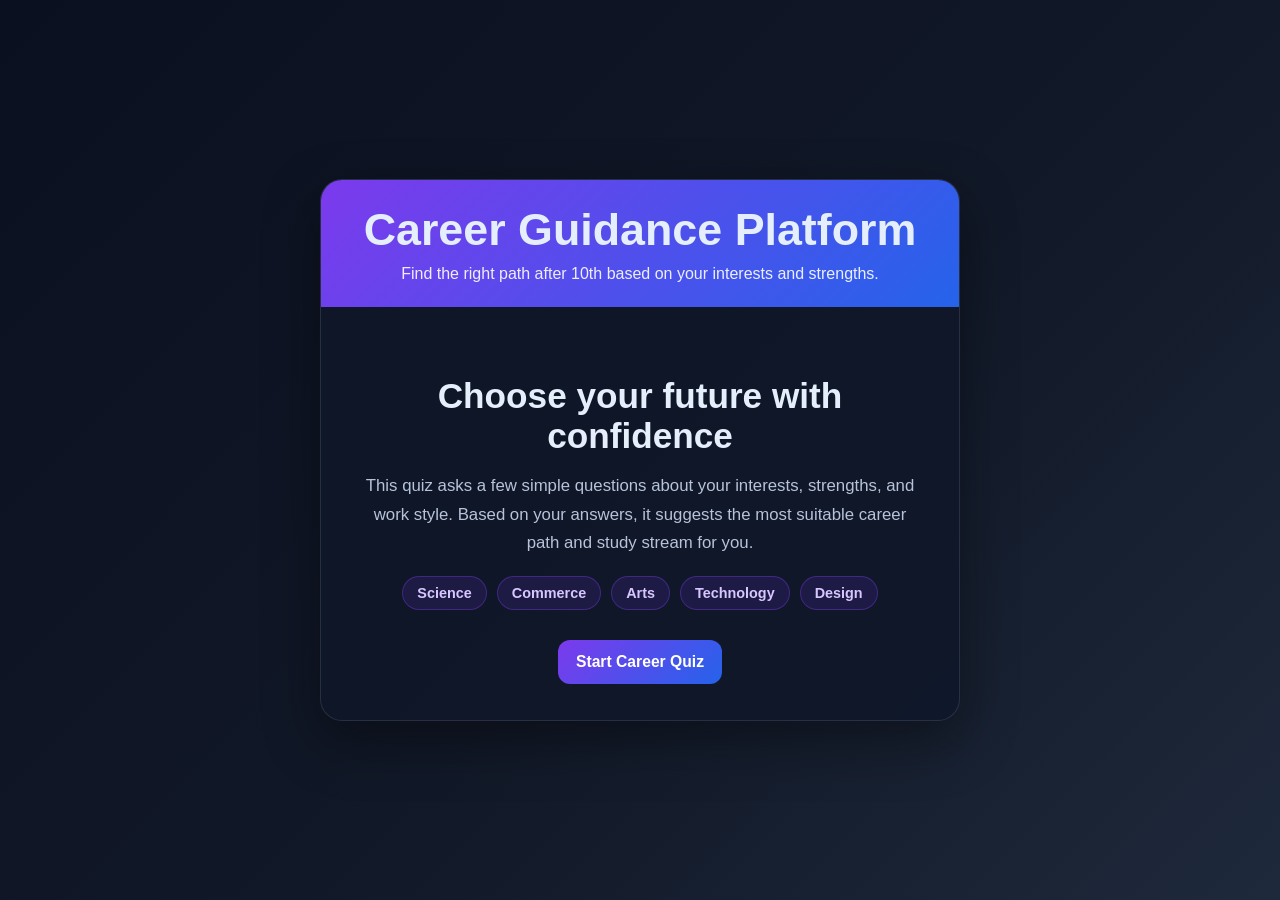
<file: index.html>
<!DOCTYPE html>
<html lang="en">
<head>
  <meta charset="UTF-8" />
  <meta name="viewport" content="width=device-width, initial-scale=1.0" />
  <title>Career Guidance Platform</title>
  <style>
    :root {
      --bg: #0b1020;
      --bg2: #111827;
      --panel: #162033;
      --panel2: #1f2a44;
      --primary: #7c3aed;
      --accent: #22c55e;
      --warning: #f59e0b;
      --text: #e5eefb;
      --muted: #b7c3d9;
      --card: rgba(17, 24, 39, 0.9);
      --border: rgba(148, 163, 184, 0.18);
    }

    * { box-sizing: border-box; }

    body {
      margin: 0;
      font-family: Arial, sans-serif;
      background: linear-gradient(135deg, #0b1020, #111827 55%, #1e293b);
      color: var(--text);
      min-height: 100vh;
      display: flex;
      align-items: center;
      justify-content: center;
      padding: 24px;
    }

    .page-shell {
      width: min(640px, 100%);
      display: flex;
      align-items: center;
      justify-content: center;
    }

    .app {
      width: 100%;
      background: rgba(15, 23, 42, 0.88);
      border: 1px solid var(--border);
      border-radius: 22px;
      box-shadow: 0 20px 55px rgba(0, 0, 0, 0.38);
      overflow: hidden;
    }

    .header {
      background: linear-gradient(135deg, var(--primary), #2563eb);
      padding: 24px 28px;
    }

    .header h1 {
      margin: 0;
      font-size: clamp(1.8rem, 4vw, 2.8rem);
      text-align: center;
    }

    .header p {
      margin: 10px 0 0;
      text-align: center;
      color: rgba(255,255,255,0.9);
      font-size: 1rem;
    }

    .content {
      padding: 28px;
    }

    .screen {
      display: none;
    }

    .screen.active {
      display: block;
    }

    .intro {
      text-align: center;
      padding: 12px 8px 8px;
    }

    .intro h2 {
      font-size: clamp(1.5rem, 3vw, 2.2rem);
      margin-bottom: 16px;
    }

    .intro p {
      font-size: 1.05rem;
      color: var(--muted);
      line-height: 1.7;
      max-width: 680px;
      margin: 0 auto 18px;
    }

    .badge-row {
      display: flex;
      flex-wrap: wrap;
      justify-content: center;
      gap: 10px;
      margin-top: 18px;
    }

    .badge {
      background: rgba(124, 58, 237, 0.14);
      border: 1px solid rgba(124, 58, 237, 0.38);
      color: #d8c6ff;
      border-radius: 999px;
      padding: 8px 14px;
      font-size: 0.9rem;
      font-weight: 700;
    }

    .question-box {
      background: var(--card);
      border: 1px solid var(--border);
      border-radius: 18px;
      padding: 24px;
    }

    .question-label {
      display: inline-block;
      margin-bottom: 16px;
      padding: 7px 12px;
      background: rgba(34, 197, 94, 0.12);
      border: 1px solid rgba(34, 197, 94, 0.28);
      color: #9ef0b8;
      border-radius: 999px;
      font-size: 0.8rem;
      font-weight: 700;
      letter-spacing: 0.08em;
      text-transform: uppercase;
    }

    .question-text {
      font-size: clamp(1.3rem, 2vw, 1.8rem);
      margin: 0 0 18px;
      line-height: 1.4;
    }

    .options {
      display: grid;
      gap: 12px;
    }

    .option {
      width: 100%;
      border: 1px solid var(--border);
      background: rgba(30, 41, 59, 0.75);
      color: var(--text);
      border-radius: 14px;
      padding: 16px 18px;
      text-align: left;
      font-size: 1rem;
      cursor: pointer;
      transition: transform 0.18s ease, border-color 0.18s ease, background 0.18s ease;
    }

    .option:hover {
      transform: translateY(-1px);
      border-color: rgba(124, 58, 237, 0.6);
      background: rgba(30, 41, 59, 0.95);
    }

    .nav {
      margin-top: 22px;
      display: flex;
      justify-content: space-between;
      gap: 12px;
    }

    .btn {
      border: none;
      border-radius: 12px;
      padding: 13px 18px;
      cursor: pointer;
      font-weight: 700;
      font-size: 0.98rem;
      transition: opacity 0.2s ease, transform 0.2s ease;
    }

    .btn:hover { transform: translateY(-1px); }

    .btn-primary {
      background: linear-gradient(135deg, var(--primary), #2563eb);
      color: white;
    }

    .btn-secondary {
      background: rgba(148, 163, 184, 0.14);
      color: var(--text);
      border: 1px solid var(--border);
    }

    .result-box {
      background: var(--card);
      border: 1px solid var(--border);
      border-radius: 18px;
      padding: 24px;
    }

    .result-tag {
      display: inline-block;
      padding: 8px 16px;
      border-radius: 999px;
      background: rgba(34, 197, 94, 0.15);
      color: #a7f3d0;
      font-weight: 700;
      font-size: 0.8rem;
      letter-spacing: 0.08em;
      text-transform: uppercase;
    }

    .career-name {
      margin: 18px 0 8px;
      font-size: clamp(2rem, 4vw, 2.8rem);
    }

    .career-stream {
      color: #facc15;
      font-size: 1.1rem;
      font-weight: 700;
      margin-bottom: 10px;
    }

    .career-summary {
      color: var(--muted);
      font-size: 1rem;
      line-height: 1.8;
      margin-bottom: 18px;
    }

    .career-list {
      display: grid;
      grid-template-columns: repeat(auto-fit, minmax(180px, 1fr));
      gap: 12px;
      margin-top: 18px;
    }

    .career-item {
      background: rgba(15, 23, 42, 0.75);
      border: 1px solid var(--border);
      border-radius: 12px;
      padding: 14px 12px;
      color: var(--text);
    }

    .career-item strong {
      display: block;
      margin-bottom: 6px;
      color: #dbeafe;
    }

    @media (max-width: 640px) {
      .content { padding: 18px; }
      .nav { flex-direction: column-reverse; }
      .btn { width: 100%; }
    }
  </style>
</head>
<body>
  <div class="page-shell">
    <div class="app">
      <div class="header">
        <h1>Career Guidance Platform</h1>
        <p>Find the right path after 10th based on your interests and strengths.</p>
      </div>

      <div class="content">
      <section id="introScreen" class="screen active intro">
        <h2>Choose your future with confidence</h2>
        <p>
          This quiz asks a few simple questions about your interests, strengths, and work style.
          Based on your answers, it suggests the most suitable career path and study stream for you.
        </p>
        <div class="badge-row">
          <span class="badge">Science</span>
          <span class="badge">Commerce</span>
          <span class="badge">Arts</span>
          <span class="badge">Technology</span>
          <span class="badge">Design</span>
        </div>
        <div class="nav" style="justify-content:center; margin-top:30px;">
          <button class="btn btn-primary" id="startBtn">Start Career Quiz</button>
        </div>
      </section>

      <section id="quizScreen" class="screen">
        <div class="question-box">
          <div id="questionLabel" class="question-label">Question 1</div>
          <h3 id="questionText" class="question-text"></h3>
          <div id="options" class="options"></div>
          <div class="nav">
            <button id="prevBtn" class="btn btn-secondary" type="button">Previous</button>
            <button id="nextBtn" class="btn btn-primary" type="button">Next</button>
          </div>
        </div>
      </section>

        <section id="resultScreen" class="screen">
          <div class="result-box">
            <div class="result-tag">Recommended Path</div>
            <h2 id="careerName" class="career-name"></h2>
            <div id="careerStream" class="career-stream"></div>
            <p id="careerSummary" class="career-summary"></p>
            <div id="careerList" class="career-list"></div>
            <div class="nav" style="justify-content:center; margin-top:24px;">
              <button id="restartBtn" class="btn btn-primary" type="button">Retake Quiz</button>
            </div>
          </div>
        </section>
      </div>
    </div>
  </div>

  <script>
    const questions = [
      {
        text: 'Which kind of activity do you enjoy the most?',
        options: [
          { text: 'Drawing, painting, or making art', scores: { painting: 4, design: 3, fashion_design: 2, architecture: 2 } },
          { text: 'Dancing, singing, or performing on stage', scores: { dance: 4, music: 3, acting: 2, media: 2 } },
          { text: 'Hair styling, makeup, or beauty care', scores: { cosmetology: 4, fashion_design: 2, beauty: 2 } },
          { text: 'Coding, software, or tech problems', scores: { software: 4, engineering: 3, research: 2 } },
          { text: 'Teaching, helping people, or speaking to groups', scores: { teaching: 4, journalism: 3, social_work: 3, public_service: 2 } }
        ]
      },
      {
        text: 'Which subject feels most natural to you?',
        options: [
          { text: 'Art, drawing, and design', scores: { painting: 3, design: 4, fashion_design: 2, architecture: 2 } },
          { text: 'Music, dance, and performance', scores: { dance: 3, music: 4, acting: 2, media: 2 } },
          { text: 'Beauty, grooming, and style', scores: { cosmetology: 4, fashion_design: 2, photography: 1 } },
          { text: 'Math, science, and technology', scores: { software: 3, engineering: 4, medical: 2 } },
          { text: 'Languages, social studies, and public service', scores: { journalism: 3, teaching: 3, law: 2, public_service: 3 } }
        ]
      },
      {
        text: 'What kind of work environment do you imagine for yourself?',
        options: [
          { text: 'Creative studio, salon, or art space', scores: { painting: 3, design: 3, cosmetology: 4, fashion_design: 2 } },
          { text: 'Stage, performance hall, or music room', scores: { dance: 4, music: 4, acting: 3, media: 2 } },
          { text: 'Beauty centre or fashion showroom', scores: { cosmetology: 4, fashion_design: 3, photography: 2 } },
          { text: 'Office, lab, or technology workspace', scores: { software: 4, engineering: 3, medical: 2 } },
          { text: 'Classroom, community service, or public field', scores: { teaching: 4, social_work: 3, journalism: 2, public_service: 3 } }
        ]
      },
      {
        text: 'Which of these career goals sounds most appealing?',
        options: [
          { text: 'Become a designer, painter, or fashion stylist', scores: { painting: 3, design: 4, fashion_design: 4, architecture: 2 } },
          { text: 'Become a dancer, singer, or performer', scores: { dance: 4, music: 4, acting: 3, media: 2 } },
          { text: 'Become a beautician, cosmetologist, or salon expert', scores: { cosmetology: 5, fashion_design: 2, beauty: 2 } },
          { text: 'Become a doctor, engineer, or tech specialist', scores: { medical: 3, engineering: 4, software: 4 } },
          { text: 'Become a teacher, journalist, or social worker', scores: { teaching: 4, journalism: 4, social_work: 4, law: 2 } }
        ]
      },
      {
        text: 'How do you like to express your ideas?',
        options: [
          { text: 'Through colors, sketches, and visual creativity', scores: { painting: 4, design: 3, architecture: 2 } },
          { text: 'Through movement, rhythm, and performance', scores: { dance: 4, music: 4, acting: 3 } },
          { text: 'Through style, grooming, and appearance', scores: { cosmetology: 5, fashion_design: 3, beauty: 2 } },
          { text: 'Through logic, science, and technical knowledge', scores: { software: 4, engineering: 4, medical: 2 } },
          { text: 'Through words, service, and leadership', scores: { journalism: 3, teaching: 4, social_work: 4, public_service: 2 } }
        ]
      }
    ];

    const careerProfiles = {
      software: {
        name: 'Software Engineer / AI Specialist',
        stream: 'Science + Computer Science / IT',
        summary: 'You enjoy logic, systems, and solving technical problems. This path is ideal if you like coding, apps, software, AI, and digital innovation.',
        related: ['Computer Science', 'Artificial Intelligence', 'Cybersecurity', 'App Development']
      },
      medical: {
        name: 'Doctor / Medical Professional',
        stream: 'Science + Biology',
        summary: 'You are likely to do well in healthcare, diagnostics, and patient care. This path fits students who enjoy science and helping people.',
        related: ['Medicine', 'Dentistry', 'Nursing', 'Pharmacy']
      },
      design: {
        name: 'Designer / Creative Professional',
        stream: 'Arts / Design / Media',
        summary: 'You are imaginative and expressive. This path suits creative work like UI/UX design, graphics, architecture, banners, and visual communication.',
        related: ['Graphic Design', 'Interior Design', 'Animation', 'UX Design']
      },
      business: {
        name: 'Business Leader / Entrepreneur',
        stream: 'Commerce + Business Studies',
        summary: 'You are strategic, practical, and good at decision-making. This path is perfect for commerce, entrepreneurship, and management careers.',
        related: ['Business Management', 'Finance', 'Entrepreneurship', 'Marketing']
      },
      agriculture: {
        name: 'Agriculture / Environmental Expert',
        stream: 'Science + Agriculture / Environment',
        summary: 'You care about nature, sustainability, and practical work. This field includes farming, research, and green industry careers.',
        related: ['Agriculture', 'Horticulture', 'Environmental Science', 'Food Technology']
      },
      public_service: {
        name: 'Public Service / Civil Career',
        stream: 'Arts / Humanities + Social Studies',
        summary: 'You are responsible, socially aware, and interested in making a difference. This path suits governance, public work, and community service.',
        related: ['Civil Services', 'Administration', 'Law', 'Public Policy']
      },
      engineering: {
        name: 'Engineer / Technical Specialist',
        stream: 'Science + PCM',
        summary: 'You enjoy building real-world systems and solving technical challenges. This path works well for mechanical, civil, electrical, and industrial engineering.',
        related: ['Mechanical Engineering', 'Civil Engineering', 'Electrical Engineering', 'Robotics']
      },
      law: {
        name: 'Law / Legal Career',
        stream: 'Humanities / Commerce',
        summary: 'You are confident in arguments, responsibility, and structured thinking. Legal careers are suitable for communication, policy, and justice.',
        related: ['Law', 'Advocacy', 'Legal Consulting', 'Judiciary']
      },
      cosmetology: {
        name: 'Cosmetologist / Beauty Expert',
        stream: 'Beauty & Wellness / Fashion',
        summary: 'You enjoy grooming, styling, and helping people look confident. This path is ideal for salons, skincare, makeup, and beauty services.',
        related: ['Cosmetology', 'Hair Styling', 'Makeup Artistry', 'Skincare']
      },
      dance: {
        name: 'Dance Artist / Choreographer',
        stream: 'Performing Arts / Dance',
        summary: 'You are energetic, expressive, and enjoy performance. This field suits dance, choreography, stage work, and cultural arts.',
        related: ['Classical Dance', 'Choreography', 'Stage Performance', 'Dance Instructor']
      },
      painting: {
        name: 'Painter / Fine Artist',
        stream: 'Fine Arts / Visual Arts',
        summary: 'You love colors, imagination, and visual expression. This path is great for painting, illustration, murals, and creative art careers.',
        related: ['Painting', 'Illustration', 'Mural Art', 'Sketching']
      },
      fashion_design: {
        name: 'Fashion Designer / Stylist',
        stream: 'Fashion Design / Textile Arts',
        summary: 'You have an eye for style, trends, and beauty. This path fits clothing design, styling, boutique work, and fashion creation.',
        related: ['Fashion Design', 'Styling', 'Textile Design', 'Boutique Business']
      },
      music: {
        name: 'Musician / Singer',
        stream: 'Music / Performing Arts',
        summary: 'You enjoy rhythm, melody, and performance. This path is suitable for music, singing, instruments, and creative arts.',
        related: ['Music', 'Singing', 'Instrumental Arts', 'Music Production']
      },
      photography: {
        name: 'Photographer / Visual Storyteller',
        stream: 'Photography / Media Arts',
        summary: 'You notice details, beauty, and emotion in everyday moments. This career fits photography, media, and visual storytelling.',
        related: ['Photography', 'Videography', 'Media Production', 'Photo Editing']
      },
      teaching: {
        name: 'Teacher / Education Professional',
        stream: 'Education / Humanities',
        summary: 'You enjoy guiding others, sharing knowledge, and making learning interesting. This path is ideal for teaching and mentorship.',
        related: ['Teaching', 'Mentoring', 'Education', 'School Leadership']
      },
      journalism: {
        name: 'Journalist / Content Creator',
        stream: 'Mass Communication / Media',
        summary: 'You like storytelling, communication, and understanding people. This field is great for journalism, media, and digital content.',
        related: ['Journalism', 'Content Writing', 'Media', 'Public Relations']
      },
      social_work: {
        name: 'Social Worker / Community Helper',
        stream: 'Social Science / Community Service',
        summary: 'You care deeply about people and want to support communities. This path is ideal for social work, counseling, and service.',
        related: ['Social Work', 'Counseling', 'Community Service', 'NGO Work']
      },
      acting: {
        name: 'Actor / Performer',
        stream: 'Drama / Performing Arts',
        summary: 'You are expressive, confident, and enjoy performance. This path suits acting, drama, films, and stage arts.',
        related: ['Acting', 'Theatre', 'Film', 'Public Speaking']
      }
    };

    const state = {
      currentIndex: 0,
      scores: {}
    };

    const introScreen = document.getElementById('introScreen');
    const quizScreen = document.getElementById('quizScreen');
    const resultScreen = document.getElementById('resultScreen');
    const questionLabel = document.getElementById('questionLabel');
    const questionText = document.getElementById('questionText');
    const optionsContainer = document.getElementById('options');
    const nextBtn = document.getElementById('nextBtn');
    const prevBtn = document.getElementById('prevBtn');
    const startBtn = document.getElementById('startBtn');
    const restartBtn = document.getElementById('restartBtn');

    function resetScores() {
      state.scores = {};
    }

    function showScreen(screen) {
      introScreen.classList.remove('active');
      quizScreen.classList.remove('active');
      resultScreen.classList.remove('active');
      screen.classList.add('active');
    }

    function renderQuestion() {
      const q = questions[state.currentIndex];
      questionLabel.textContent = `Question ${state.currentIndex + 1} of ${questions.length}`;
      questionText.textContent = q.text;
      optionsContainer.innerHTML = '';

      q.options.forEach((option, index) => {
        const button = document.createElement('button');
        button.className = 'option';
        button.type = 'button';
        button.textContent = option.text;
        button.addEventListener('click', () => {
          handleAnswer(index, option.scores);
        });
        optionsContainer.appendChild(button);
      });

      prevBtn.style.visibility = state.currentIndex === 0 ? 'hidden' : 'visible';
      nextBtn.textContent = state.currentIndex === questions.length - 1 ? 'Finish Quiz' : 'Next';
    }

    function handleAnswer(index, scores) {
      const current = questions[state.currentIndex];
      const selectedOption = current.options[index];

      Object.keys(selectedOption.scores).forEach((key) => {
        state.scores[key] = (state.scores[key] || 0) + selectedOption.scores[key];
      });

      if (state.currentIndex < questions.length - 1) {
        state.currentIndex += 1;
        renderQuestion();
      } else {
        showResult();
      }
    }

    function showResult() {
      const sorted = Object.entries(state.scores).sort((a, b) => b[1] - a[1]);
      const topCareer = sorted[0]?.[0] || 'software';
      const profile = careerProfiles[topCareer];
      const resultName = document.getElementById('careerName');
      const resultStream = document.getElementById('careerStream');
      const resultSummary = document.getElementById('careerSummary');
      const resultList = document.getElementById('careerList');

      resultName.textContent = profile.name;
      resultStream.textContent = `Best-fit stream: ${profile.stream}`;
      resultSummary.textContent = profile.summary;
      resultList.innerHTML = '';

      profile.related.forEach((item) => {
        const div = document.createElement('div');
        div.className = 'career-item';
        div.innerHTML = `<strong>${item}</strong>Good career direction for your interests.`;
        resultList.appendChild(div);
      });

      showScreen(resultScreen);
    }

    function startQuiz() {
      state.currentIndex = 0;
      resetScores();
      renderQuestion();
      showScreen(quizScreen);
    }

    startBtn.addEventListener('click', startQuiz);
    prevBtn.addEventListener('click', () => {
      if (state.currentIndex > 0) {
        state.currentIndex -= 1;
        renderQuestion();
      }
    });
    nextBtn.addEventListener('click', () => {
      if (state.currentIndex === questions.length - 1) {
        showResult();
      } else {
        state.currentIndex += 1;
        renderQuestion();
      }
    });
    restartBtn.addEventListener('click', () => {
      startQuiz();
    });
  </script>
</body>
</html>
</file>
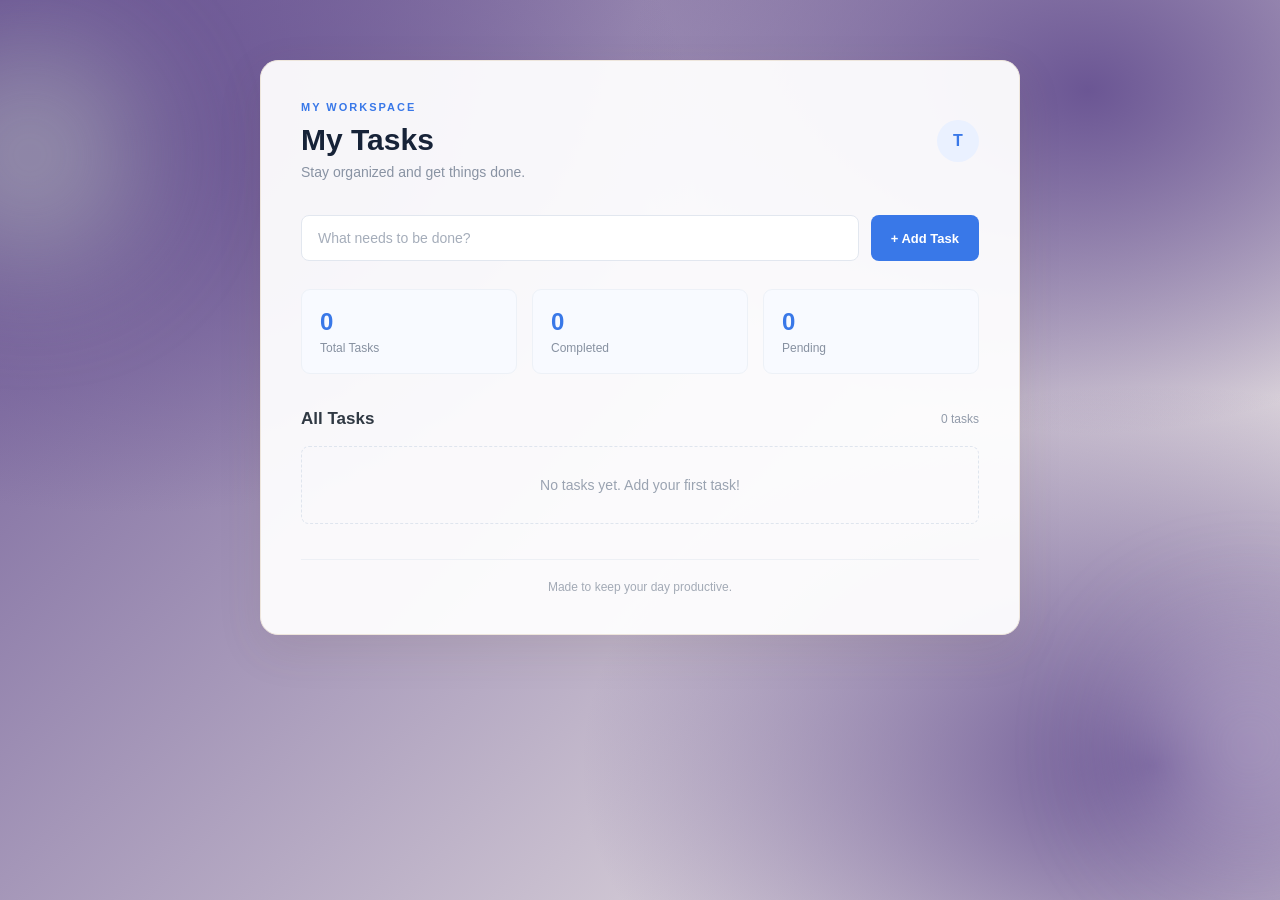
<file: todolist/index.html>
<!DOCTYPE html>
<html lang="en">

<head>
    <meta charset="UTF-8">
    <meta name="viewport" content="width=device-width, initial-scale=1.0">

    <title>TaskFlow - My To Do List</title>

    <!-- CSS Connection -->
    <link rel="stylesheet" href="style.css">
</head>

<body>

    <main class="container">

        <!-- HEADER -->
        <header class="header">

            <div>
                <p class="date-label">MY WORKSPACE</p>

                <h1>My Tasks</h1>

                <p class="subtitle">
                    Stay organized and get things done.
                </p>
            </div>

            <div class="profile">T</div>

        </header>


        <!-- ADD TASK SECTION -->
        <section class="input-section">

            <input
                type="text"
                id="taskInput"
                placeholder="What needs to be done?"
                autocomplete="off"
            >

            <button type="button" id="addBtn">
                + Add Task
            </button>

        </section>


        <!-- TASK SUMMARY -->
        <section class="summary">

            <div class="summary-card">
                <h2 id="taskCount">0</h2>
                <p>Total Tasks</p>
            </div>

            <div class="summary-card">
                <h2 id="completedCount">0</h2>
                <p>Completed</p>
            </div>

            <div class="summary-card">
                <h2 id="pendingCount">0</h2>
                <p>Pending</p>
            </div>

        </section>


        <!-- TASK LIST -->
        <section class="tasks-section">

            <div class="section-heading">

                <h2>All Tasks</h2>

                <span id="taskLabel">0 tasks</span>

            </div>

            <ul id="taskList"></ul>

        </section>


        <!-- FOOTER -->
        <footer>
            Made to keep your day productive.
        </footer>

    </main>


    <!-- JavaScript Connection -->
    <script src="script.js"></script>

</body>
</html>
</file>
<file: todolist/style.css>
/* =========================
   GENERAL RESET
========================= */

* {
    margin: 0;
    padding: 0;
    box-sizing: border-box;
}


body {
    font-family: 'Segoe UI', Arial, sans-serif;
    min-height: 100vh;
    padding: 60px 20px;
    color: #303943;

    background-color: #6b5694;

    background-image:
        radial-gradient(
            ellipse at 10% 15%,
            #6b5694 0%,
            transparent 35%
        ),
        radial-gradient(
            ellipse at 90% 85%,
            #6b5694 0%,
            transparent 35%
        ),
        radial-gradient(
            ellipse at 85% 10%,
            #6b5694 0%,
            transparent 30%
        ),
        linear-gradient(
            135deg,
            #faf5ed,
           #6b5694 0%,
            #f8f4ed
        );

    background-attachment: fixed;
}

/* Soft decorative botanical shapes */
body::before,
body::after {
    content: "";
    position: fixed;
    width: 220px;
    height: 220px;
    border-radius: 50%;
    filter: blur(65px);
    opacity: 0.45;
    pointer-events: none;
    z-index: -1;
}

body::before {
    background: #cbd9c8;
    top: 5%;
    left: -80px;
}

body::after {
    background: #d8cce3;
    bottom: 5%;
    right: -80px;
}



/* =========================
   MAIN CONTAINER
========================= */

.container {
    width: 100%;
    max-width: 760px;
    margin: auto;
    padding: 40px;

    background: rgba(255, 255, 255, 0.94);

    border: 1px solid #eee6dc;
    border-radius: 18px;

    box-shadow: 0 15px 45px rgba(95, 77, 55, 0.10);
}


/* =========================
   HEADER
========================= */

.header {
    display: flex;
    justify-content: space-between;
    align-items: center;
    margin-bottom: 35px;
}

.date-label {
    color: #3978e8;
    font-size: 11px;
    font-weight: 700;
    letter-spacing: 2px;
    margin-bottom: 10px;
}

.header h1 {
    font-size: 30px;
    font-weight: 650;
    color: #172338;
    margin-bottom: 7px;
}

.subtitle {
    color: #8993a3;
    font-size: 14px;
}


/* =========================
   PROFILE
========================= */

.profile {
    width: 42px;
    height: 42px;
    border-radius: 50%;
    background: #eaf1ff;
    color: #3978e8;
    display: flex;
    align-items: center;
    justify-content: center;
    font-weight: 700;
}


/* =========================
   INPUT SECTION
========================= */

.input-section {
    display: flex;
    gap: 12px;
    margin-bottom: 28px;
}

.input-section input {
    flex: 1;
    min-width: 0;
    padding: 14px 16px;
    border: 1px solid #e2e7ef;
    border-radius: 8px;
    font-size: 14px;
    outline: none;
    transition: 0.2s;
    color: #202b3c;
}

.input-section input::placeholder {
    color: #a5adba;
}

.input-section input:focus {
    border-color: #3978e8;
    box-shadow: 0 0 0 3px rgba(57, 120, 232, 0.09);
}


/* =========================
   ADD BUTTON
========================= */

#addBtn {
    background: #3978e8;
    color: white;
    padding: 0 20px;
    border: none;
    border-radius: 8px;
    font-size: 13px;
    font-weight: 600;
    cursor: pointer;
    transition: 0.2s;
}

#addBtn:hover {
    background: #2864cc;
}

#addBtn:active {
    transform: scale(0.97);
}


/* =========================
   SUMMARY CARDS
========================= */

.summary {
    display: grid;
    grid-template-columns: repeat(3, 1fr);
    gap: 15px;
    margin-bottom: 35px;
}

.summary-card {
    background: #f8faff;
    border: 1px solid #edf1f7;
    padding: 18px;
    border-radius: 9px;
}

.summary-card h2 {
    font-size: 24px;
    color: #3978e8;
    margin-bottom: 5px;
}

.summary-card p {
    font-size: 12px;
    color: #8791a1;
}


/* =========================
   TASK SECTION
========================= */

.tasks-section {
    margin-top: 10px;
}

.section-heading {
    display: flex;
    justify-content: space-between;
    align-items: center;
    margin-bottom: 17px;
}

.section-heading h2 {
    font-size: 17px;
    font-weight: 650;
}

.section-heading span {
    font-size: 12px;
    color: #929baa;
}


/* =========================
   TASK LIST
========================= */

#taskList {
    list-style: none;
}

.task-item {
    display: flex;
    align-items: center;
    gap: 12px;
    padding: 15px;
    margin-bottom: 10px;
    border: 1px solid #edf0f5;
    border-radius: 8px;
    background: #ffffff;
    transition: 0.2s;
}

.task-item:hover {
    border-color: #cbdaf5;
    background: #fcfdff;
}


/* CHECKBOX */

.task-checkbox {
    width: 17px;
    height: 17px;
    accent-color: #3978e8;
    cursor: pointer;
    flex-shrink: 0;
}


/* TASK TEXT */

.task-text {
    flex: 1;
    min-width: 0;
    font-size: 14px;
    color: #354156;
    overflow-wrap: anywhere;
}

.task-text.completed {
    text-decoration: line-through;
    color: #a3acba;
}


/* =========================
   EDIT AND DELETE BUTTONS
========================= */

.task-item button {
    padding: 8px 12px;
    border-radius: 6px;
    font-size: 12px;
    font-weight: 600;
    cursor: pointer;
    transition: 0.2s;
}


/* EDIT BUTTON */

.edit-btn {
    background: #edf3ff;
    color: #3978e8;
    border: 1px solid #dce8ff;
}

.edit-btn:hover {
    background: #dce8ff;
}


/* DELETE BUTTON */

.delete-btn {
    background: #fff1f1;
    color: #df5555;
    border: 1px solid #ffe0e0;
}

.delete-btn:hover {
    background: #ffe1e1;
}


/* =========================
   EMPTY TASK MESSAGE
========================= */

.empty-message {
    text-align: center;
    padding: 30px 10px;
    color: #9aa3b1;
    font-size: 14px;
    border: 1px dashed #dfe5ee;
    border-radius: 8px;
}


/* =========================
   FOOTER
========================= */

footer {
    text-align: center;
    color: #a3aab6;
    font-size: 12px;
    margin-top: 35px;
    padding-top: 20px;
    border-top: 1px solid #edf0f5;
}


/* =========================
   RESPONSIVE DESIGN
========================= */

@media (max-width: 600px) {

    body {
        padding: 20px 12px;
    }

    .container {
        padding: 23px 17px;
    }

    .header h1 {
        font-size: 25px;
    }

    .summary {
        gap: 8px;
    }

    .summary-card {
        padding: 12px 9px;
    }

    .summary-card h2 {
        font-size: 20px;
    }

    .summary-card p {
        font-size: 11px;
    }

    .input-section {
        gap: 7px;
    }

    #addBtn {
        padding: 0 12px;
        font-size: 12px;
    }

    .task-item {
        flex-wrap: wrap;
        padding: 12px;
        gap: 8px;
    }

    .task-text {
        flex-basis: calc(100% - 35px);
    }

}
</file>
